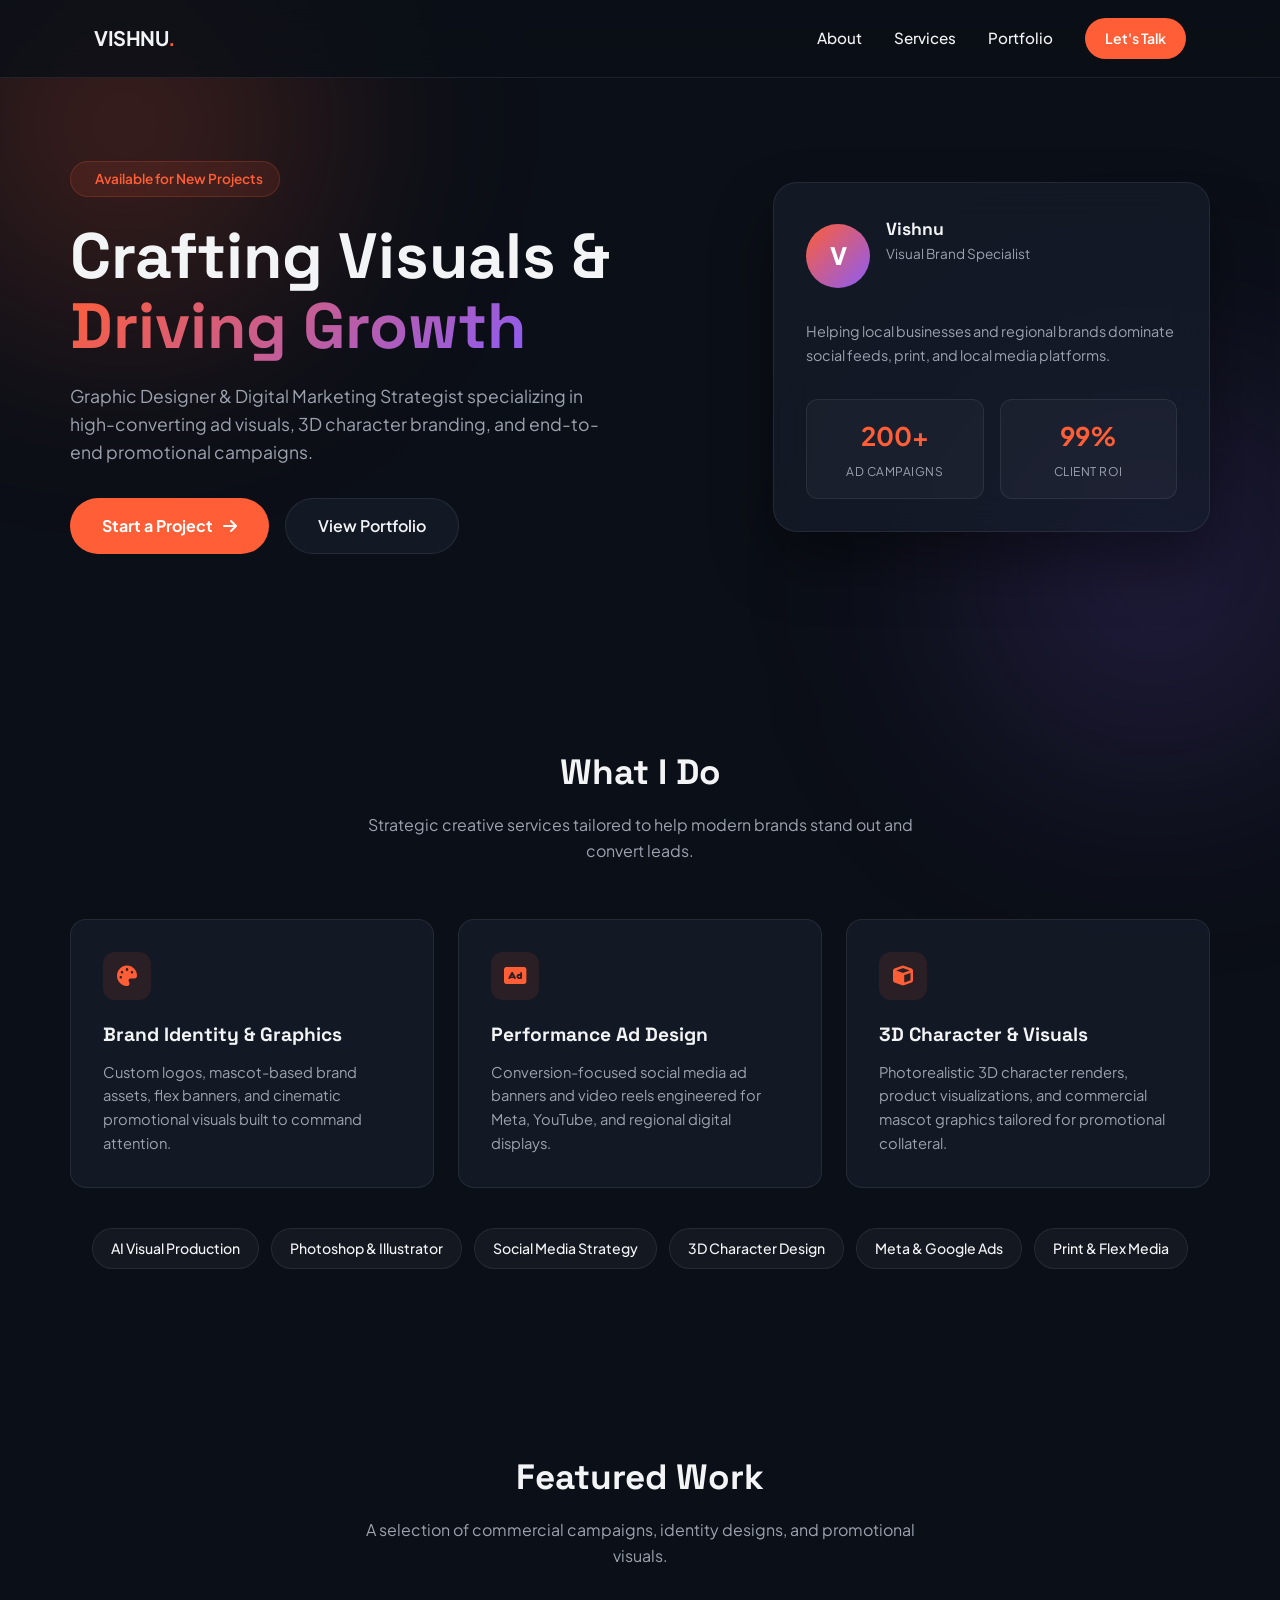
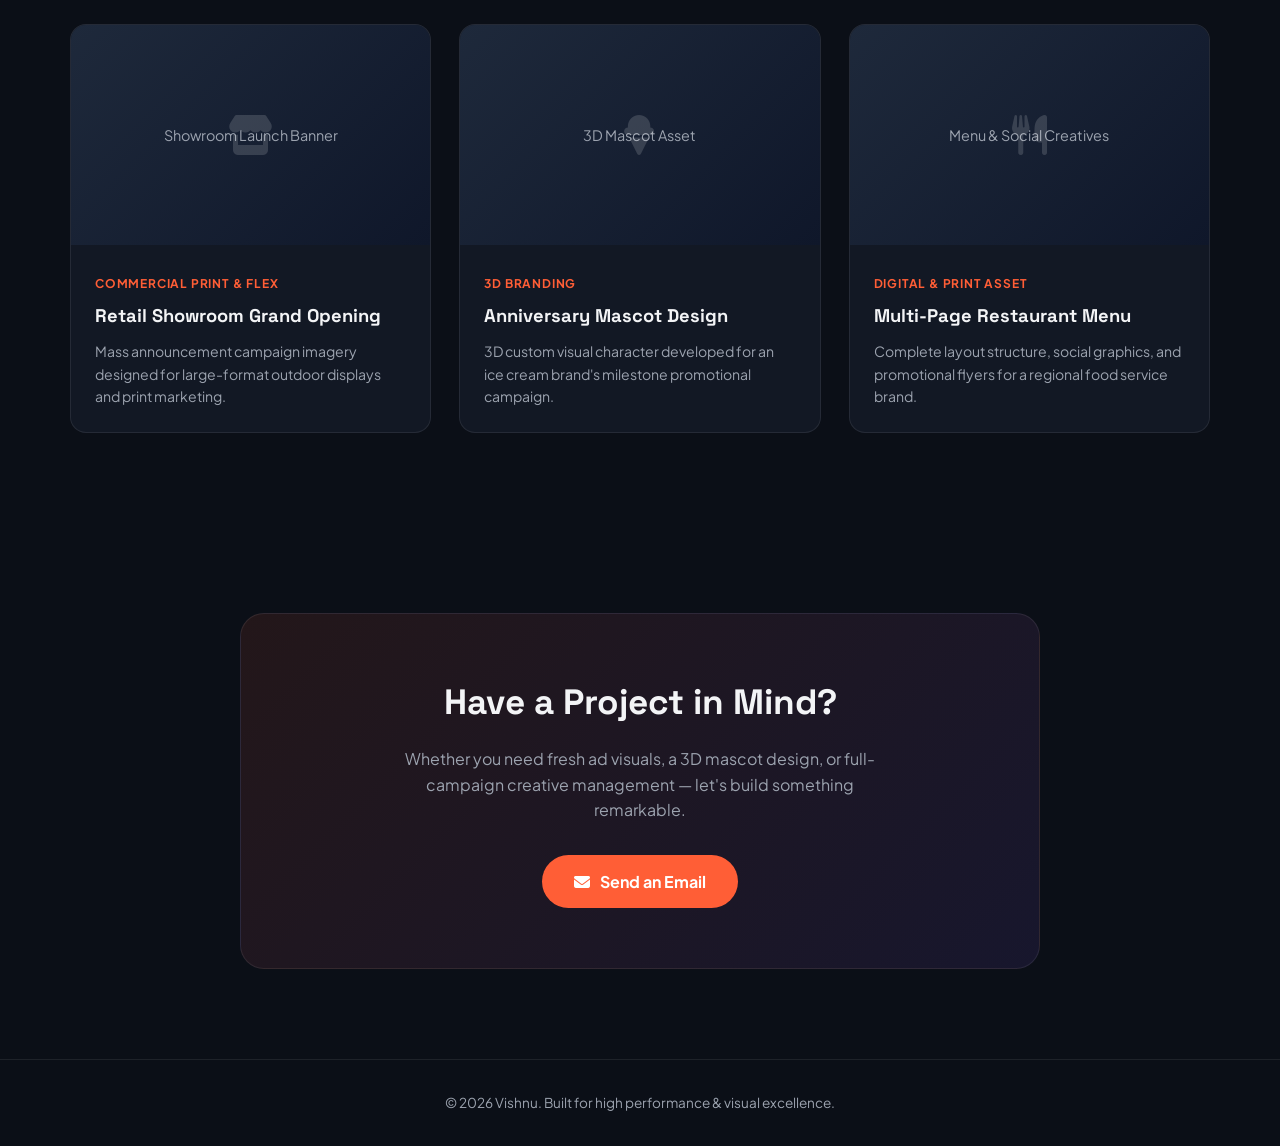
<file: index.html>
<!DOCTYPE html>
<html lang="en">
<head>
<meta charset="UTF-8">
<meta name="viewport" content="width=device-width, initial-scale=1.0">
<title>Vishnu | Creative Designer & Digital Marketer</title>
<link rel="preconnect" href="https://fonts.googleapis.com">
<link rel="preconnect" href="https://fonts.gstatic.com" crossorigin>
<link href="https://fonts.googleapis.com/css2?family=Plus+Jakarta+Sans:wght@400;500;600;700;800&family=Space+Grotesk:wght@500;700&display=swap" rel="stylesheet">
<link rel="stylesheet" href="https://cdnjs.cloudflare.com/ajax/libs/font-awesome/6.5.1/css/all.min.css">
<style>
  :root {
    --bg-main: #0B0F17;
    --bg-card: rgba(22, 29, 43, 0.7);
    --border: rgba(255, 255, 255, 0.08);
    --accent: #FF5E36;
    --accent-glow: rgba(255, 94, 54, 0.25);
    --purple: #8B5CF6;
    --text-main: #F3F4F6;
    --text-muted: #9CA3AF;
    --radius: 16px;
  }

  * { margin: 0; padding: 0; box-sizing: border-box; }
  html { scroll-behavior: smooth; }
  body {
    background-color: var(--bg-main);
    color: var(--text-main);
    font-family: 'Plus Jakarta Sans', sans-serif;
    line-height: 1.6;
    overflow-x: hidden;
  }

  h1, h2, h3, h4 { font-family: 'Space Grotesk', sans-serif; }
  a { text-decoration: none; color: inherit; }
  .wrap { max-width: 1140px; margin: 0 auto; padding: 0 24px; }

  /* Ambient Background Glows */
  .glow {
    position: absolute;
    width: 350px; height: 350px;
    border-radius: 50%;
    filter: blur(120px);
    z-index: -1;
    pointer-events: none;
  }
  .glow-1 { top: -50px; left: -50px; background: var(--accent-glow); }
  .glow-2 { top: 400px; right: -50px; background: rgba(139, 92, 246, 0.2); }

  /* Header */
  header {
    position: fixed; top: 0; width: 100%;
    z-index: 100;
    backdrop-filter: blur(16px);
    border-bottom: 1px solid var(--border);
    background: rgba(11, 15, 23, 0.8);
  }
  .nav {
    display: flex; justify-content: space-between; align-items: center;
    padding: 18px 24px; max-width: 1140px; margin: 0 auto;
  }
  .logo { font-size: 1.25rem; font-weight: 700; letter-spacing: -0.5px; }
  .logo span { color: var(--accent); }
  .nav-links { display: flex; gap: 32px; align-items: center; font-weight: 500; font-size: 0.95rem; }
  .nav-links a:hover { color: var(--accent); transition: color 0.2s; }
  .btn-sm {
    background: var(--accent); color: #fff;
    padding: 9px 20px; border-radius: 99px;
    font-weight: 600; font-size: 0.88rem;
    transition: all 0.2s ease;
  }
  .btn-sm:hover { transform: translateY(-2px); box-shadow: 0 8px 20px var(--accent-glow); }

  /* Hero Section */
  .hero { padding: 160px 0 100px; position: relative; }
  .hero-grid { display: grid; grid-template-columns: 1.2fr 0.8fr; gap: 48px; align-items: center; }
  .tag {
    display: inline-flex; align-items: center; gap: 8px;
    background: rgba(255, 94, 54, 0.1); border: 1px solid rgba(255, 94, 54, 0.2);
    color: var(--accent); padding: 6px 16px; border-radius: 99px;
    font-size: 0.85rem; font-weight: 600; margin-bottom: 24px;
  }
  .hero h1 { font-size: clamp(2.5rem, 5vw, 4rem); line-height: 1.1; margin-bottom: 20px; }
  .hero h1 .highlight { background: linear-gradient(135deg, var(--accent), var(--purple)); -webkit-background-clip: text; -webkit-text-fill-color: transparent; }
  .hero p { color: var(--text-muted); font-size: 1.1rem; margin-bottom: 32px; max-width: 540px; }
  .hero-btns { display: flex; gap: 16px; flex-wrap: wrap; }
  .btn-primary {
    background: var(--accent); color: #fff; padding: 14px 32px;
    border-radius: 99px; font-weight: 700; display: inline-flex; align-items: center; gap: 10px;
    transition: all 0.2s ease;
  }
  .btn-primary:hover { transform: translateY(-3px); box-shadow: 0 12px 28px var(--accent-glow); }
  .btn-outline {
    border: 1px solid var(--border); background: var(--bg-card);
    padding: 14px 32px; border-radius: 99px; font-weight: 600;
    transition: all 0.2s ease;
  }
  .btn-outline:hover { border-color: var(--text-main); transform: translateY(-3px); }

  /* Hero Card Visual */
  .hero-card {
    background: var(--bg-card); border: 1px solid var(--border);
    border-radius: 24px; padding: 32px; position: relative;
    backdrop-filter: blur(20px); box-shadow: 0 30px 60px rgba(0, 0, 0, 0.4);
  }
  .profile-badge { display: flex; align-items: center; gap: 16px; margin-bottom: 24px; }
  .avatar {
    width: 64px; height: 64px; border-radius: 50%;
    background: linear-gradient(135deg, var(--accent), var(--purple));
    display: flex; align-items: center; justify-content: center;
    font-size: 1.5rem; font-weight: 800; color: #fff;
  }
  .profile-info h4 { font-size: 1.1rem; }
  .profile-info p { font-size: 0.85rem; color: var(--text-muted); }

  .stats-grid { display: grid; grid-template-columns: 1fr 1fr; gap: 16px; margin-top: 24px; }
  .stat-box { background: rgba(255, 255, 255, 0.03); border: 1px solid var(--border); border-radius: 12px; padding: 16px; text-align: center; }
  .stat-box .num { font-size: 1.6rem; font-weight: 700; color: var(--accent); display: block; }
  .stat-box .label { font-size: 0.75rem; color: var(--text-muted); text-transform: uppercase; letter-spacing: 0.5px; }

  /* Services Section */
  .section { padding: 90px 0; }
  .section-title { text-align: center; max-width: 600px; margin: 0 auto 56px; }
  .section-title h2 { font-size: 2.2rem; margin-bottom: 12px; }
  .section-title p { color: var(--text-muted); }

  .services-grid { display: grid; grid-template-columns: repeat(auto-fit, minmax(280px, 1fr)); gap: 24px; }
  .service-card {
    background: var(--bg-card); border: 1px solid var(--border);
    border-radius: var(--radius); padding: 32px;
    transition: all 0.3s ease;
  }
  .service-card:hover { border-color: var(--accent); transform: translateY(-6px); }
  .service-icon {
    width: 48px; height: 48px; border-radius: 12px;
    background: rgba(255, 94, 54, 0.1); color: var(--accent);
    display: flex; align-items: center; justify-content: center;
    font-size: 1.25rem; margin-bottom: 20px;
  }
  .service-card h3 { font-size: 1.2rem; margin-bottom: 10px; }
  .service-card p { color: var(--text-muted); font-size: 0.92rem; }

  /* Skills Pills */
  .skills-wrapper { display: flex; flex-wrap: wrap; gap: 12px; justify-content: center; margin-top: 40px; }
  .skill-pill {
    background: rgba(255, 255, 255, 0.04); border: 1px solid var(--border);
    padding: 8px 18px; border-radius: 99px; font-size: 0.88rem; font-weight: 500;
  }

  /* Portfolio Showcase Grid */
  .portfolio-grid { display: grid; grid-template-columns: repeat(auto-fit, minmax(320px, 1fr)); gap: 28px; }
  .project-card {
    background: var(--bg-card); border: 1px solid var(--border);
    border-radius: var(--radius); overflow: hidden;
    transition: all 0.3s ease;
  }
  .project-card:hover { transform: translateY(-6px); border-color: rgba(255, 255, 255, 0.2); }
  .project-img {
    height: 220px; background: linear-gradient(135deg, #1E293B, #0F172A);
    position: relative; display: flex; align-items: center; justify-content: center;
    color: var(--text-muted); font-size: 0.9rem;
  }
  .project-img i { font-size: 2.5rem; color: rgba(255, 255, 255, 0.15); position: absolute; }
  .project-info { padding: 24px; }
  .project-info .cat { color: var(--accent); font-size: 0.75rem; font-weight: 700; text-transform: uppercase; letter-spacing: 0.8px; }
  .project-info h4 { font-size: 1.15rem; margin: 6px 0 10px; }
  .project-info p { color: var(--text-muted); font-size: 0.88rem; }

  /* Contact Section */
  .contact-card {
    background: linear-gradient(135deg, rgba(255, 94, 54, 0.1), rgba(139, 92, 246, 0.1));
    border: 1px solid var(--border); border-radius: 24px;
    padding: 60px 32px; text-align: center; max-width: 800px; margin: 0 auto;
  }
  .contact-card h2 { font-size: 2.2rem; margin-bottom: 16px; }
  .contact-card p { color: var(--text-muted); margin-bottom: 32px; max-width: 480px; margin-left: auto; margin-right: auto; }

  /* Footer */
  footer { border-top: 1px solid var(--border); padding: 32px 0; text-align: center; color: var(--text-muted); font-size: 0.85rem; }

  @media (max-width: 868px) {
    .hero-grid { grid-template-columns: 1fr; }
    .nav-links { display: none; }
  }
</style>
</head>
<body>

<div class="glow glow-1"></div>
<div class="glow glow-2"></div>

<!-- Navigation -->
<header>
  <div class="nav">
    <a href="#" class="logo">VISHNU<span>.</span></a>
    <div class="nav-links">
      <a href="#about">About</a>
      <a href="#services">Services</a>
      <a href="#work">Portfolio</a>
      <a href="#contact" class="btn-sm">Let's Talk</a>
    </div>
  </div>
</header>

<!-- Hero Section -->
<section class="hero wrap" id="about">
  <div class="hero-grid">
    <div>
      <div class="tag"><i class="fa-solid fa-sparkles"></i> Available for New Projects</div>
      <h1>Crafting Visuals &amp; <span class="highlight">Driving Growth</span></h1>
      <p>Graphic Designer &amp; Digital Marketing Strategist specializing in high-converting ad visuals, 3D character branding, and end-to-end promotional campaigns.</p>
      <div class="hero-btns">
        <a href="#contact" class="btn-primary">Start a Project <i class="fa-solid fa-arrow-right"></i></a>
        <a href="#work" class="btn-outline">View Portfolio</a>
      </div>
    </div>
    <div class="hero-card">
      <div class="profile-badge">
        <div class="avatar">V</div>
        <div class="profile-info">
          <h4>Vishnu</h4>
          <p>Visual Brand Specialist</p>
        </div>
      </div>
      <p style="font-size: 0.9rem; color: var(--text-muted);">Helping local businesses and regional brands dominate social feeds, print, and local media platforms.</p>
      <div class="stats-grid">
        <div class="stat-box">
          <span class="num">200+</span>
          <span class="label">Ad Campaigns</span>
        </div>
        <div class="stat-box">
          <span class="num">99%</span>
          <span class="label">Client ROI</span>
        </div>
      </div>
    </div>
  </div>
</section>

<!-- Services -->
<section class="section wrap" id="services">
  <div class="section-title">
    <h2>What I Do</h2>
    <p>Strategic creative services tailored to help modern brands stand out and convert leads.</p>
  </div>
  <div class="services-grid">
    <div class="service-card">
      <div class="service-icon"><i class="fa-solid fa-palette"></i></div>
      <h3>Brand Identity &amp; Graphics</h3>
      <p>Custom logos, mascot-based brand assets, flex banners, and cinematic promotional visuals built to command attention.</p>
    </div>
    <div class="service-card">
      <div class="service-icon"><i class="fa-solid fa-rectangle-ad"></i></div>
      <h3>Performance Ad Design</h3>
      <p>Conversion-focused social media ad banners and video reels engineered for Meta, YouTube, and regional digital displays.</p>
    </div>
    <div class="service-card">
      <div class="service-icon"><i class="fa-solid fa-cube"></i></div>
      <h3>3D Character &amp; Visuals</h3>
      <p>Photorealistic 3D character renders, product visualizations, and commercial mascot graphics tailored for promotional collateral.</p>
    </div>
  </div>

  <div class="skills-wrapper">
    <div class="skill-pill">AI Visual Production</div>
    <div class="skill-pill">Photoshop &amp; Illustrator</div>
    <div class="skill-pill">Social Media Strategy</div>
    <div class="skill-pill">3D Character Design</div>
    <div class="skill-pill">Meta &amp; Google Ads</div>
    <div class="skill-pill">Print &amp; Flex Media</div>
  </div>
</section>

<!-- Portfolio Grid -->
<section class="section wrap" id="work">
  <div class="section-title">
    <h2>Featured Work</h2>
    <p>A selection of commercial campaigns, identity designs, and promotional visuals.</p>
  </div>
  <div class="portfolio-grid">
    <div class="project-card">
      <div class="project-img">
        <i class="fa-solid fa-store"></i>
        <span>Showroom Launch Banner</span>
      </div>
      <div class="project-info">
        <span class="cat">Commercial Print &amp; Flex</span>
        <h4>Retail Showroom Grand Opening</h4>
        <p>Mass announcement campaign imagery designed for large-format outdoor displays and print marketing.</p>
      </div>
    </div>

    <div class="project-card">
      <div class="project-img">
        <i class="fa-solid fa-ice-cream"></i>
        <span>3D Mascot Asset</span>
      </div>
      <div class="project-info">
        <span class="cat">3D Branding</span>
        <h4>Anniversary Mascot Design</h4>
        <p>3D custom visual character developed for an ice cream brand's milestone promotional campaign.</p>
      </div>
    </div>

    <div class="project-card">
      <div class="project-img">
        <i class="fa-solid fa-utensils"></i>
        <span>Menu &amp; Social Creatives</span>
      </div>
      <div class="project-info">
        <span class="cat">Digital &amp; Print Asset</span>
        <h4>Multi-Page Restaurant Menu</h4>
        <p>Complete layout structure, social graphics, and promotional flyers for a regional food service brand.</p>
      </div>
    </div>
  </div>
</section>

<!-- Contact CTA -->
<section class="section wrap" id="contact">
  <div class="contact-card">
    <h2>Have a Project in Mind?</h2>
    <p>Whether you need fresh ad visuals, a 3D mascot design, or full-campaign creative management — let's build something remarkable.</p>
    <a href="mailto:contact@example.com" class="btn-primary" style="font-size: 1rem;"><i class="fa-solid fa-envelope"></i> Send an Email</a>
  </div>
</section>

<!-- Footer -->
<footer>
  <div class="wrap">
    <p>&copy; 2026 Vishnu. Built for high performance &amp; visual excellence.</p>
  </div>
</footer>

</body>
</html>
</file>
